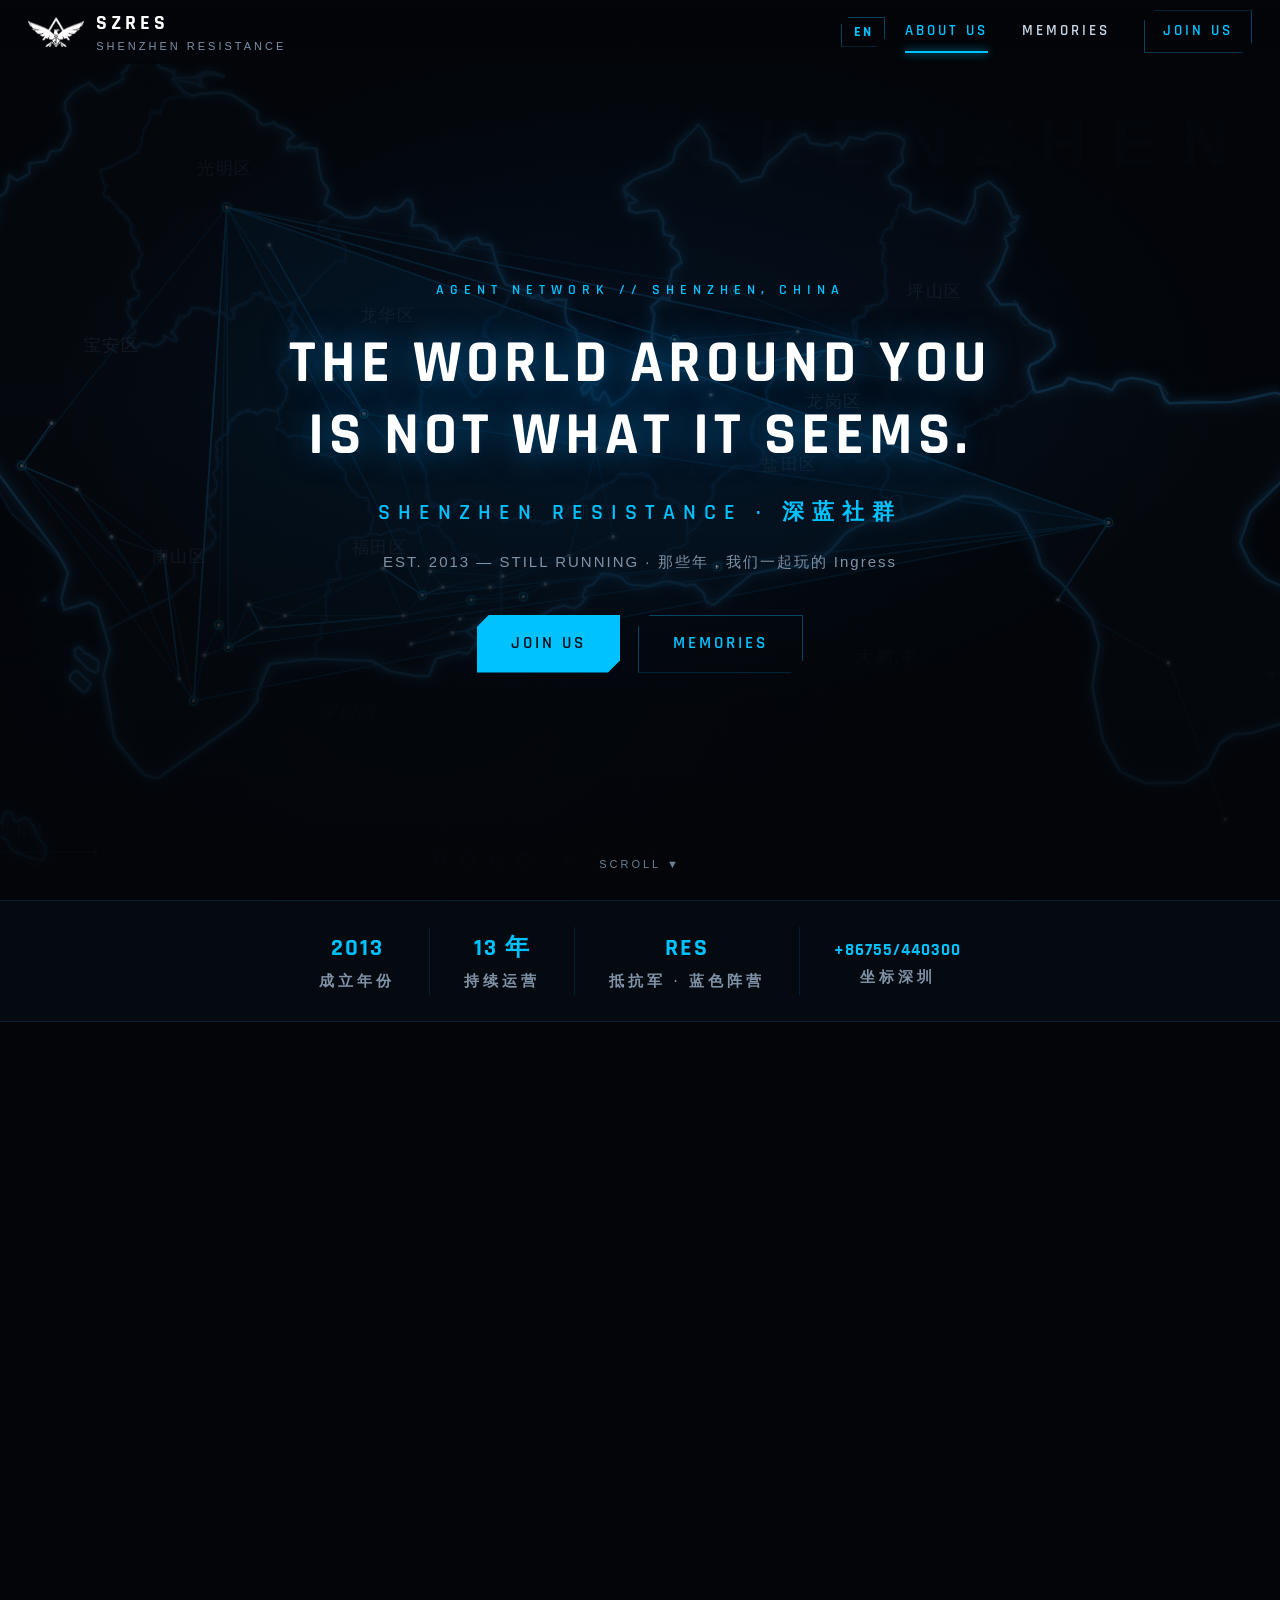
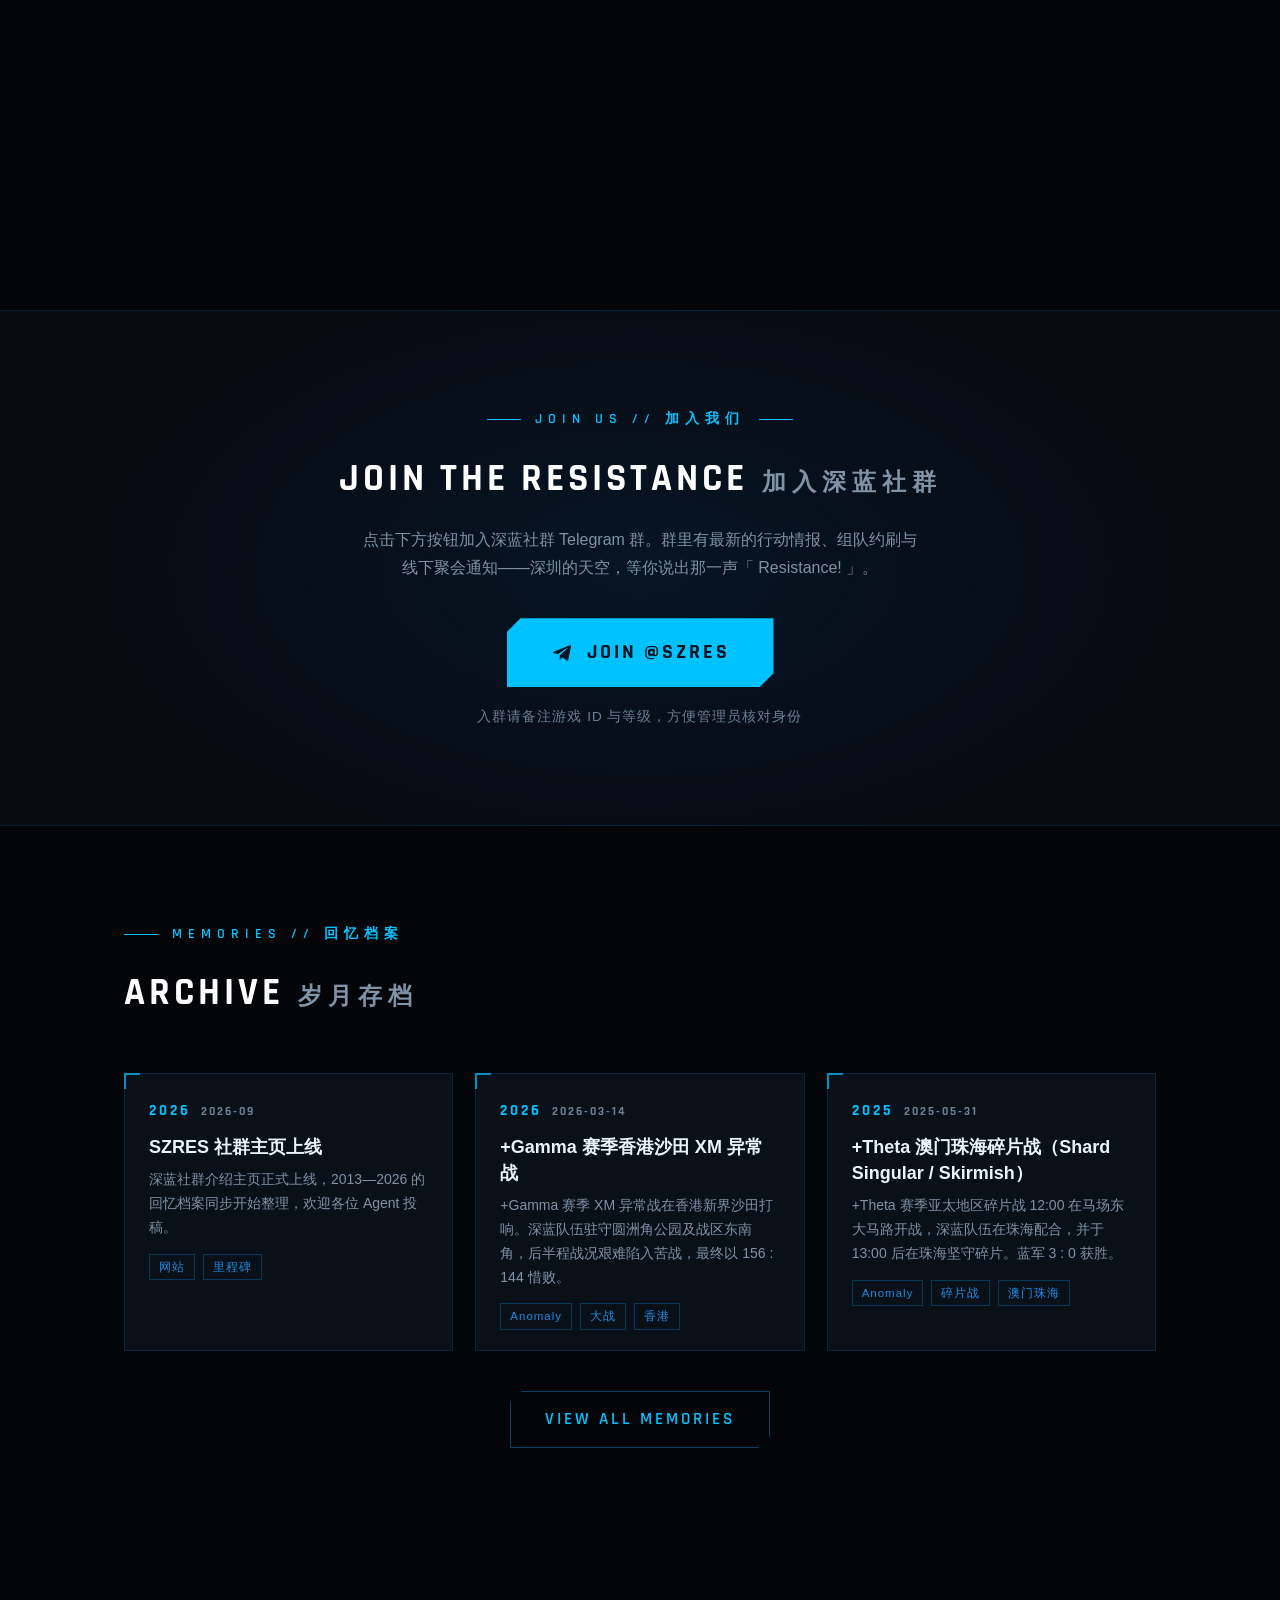
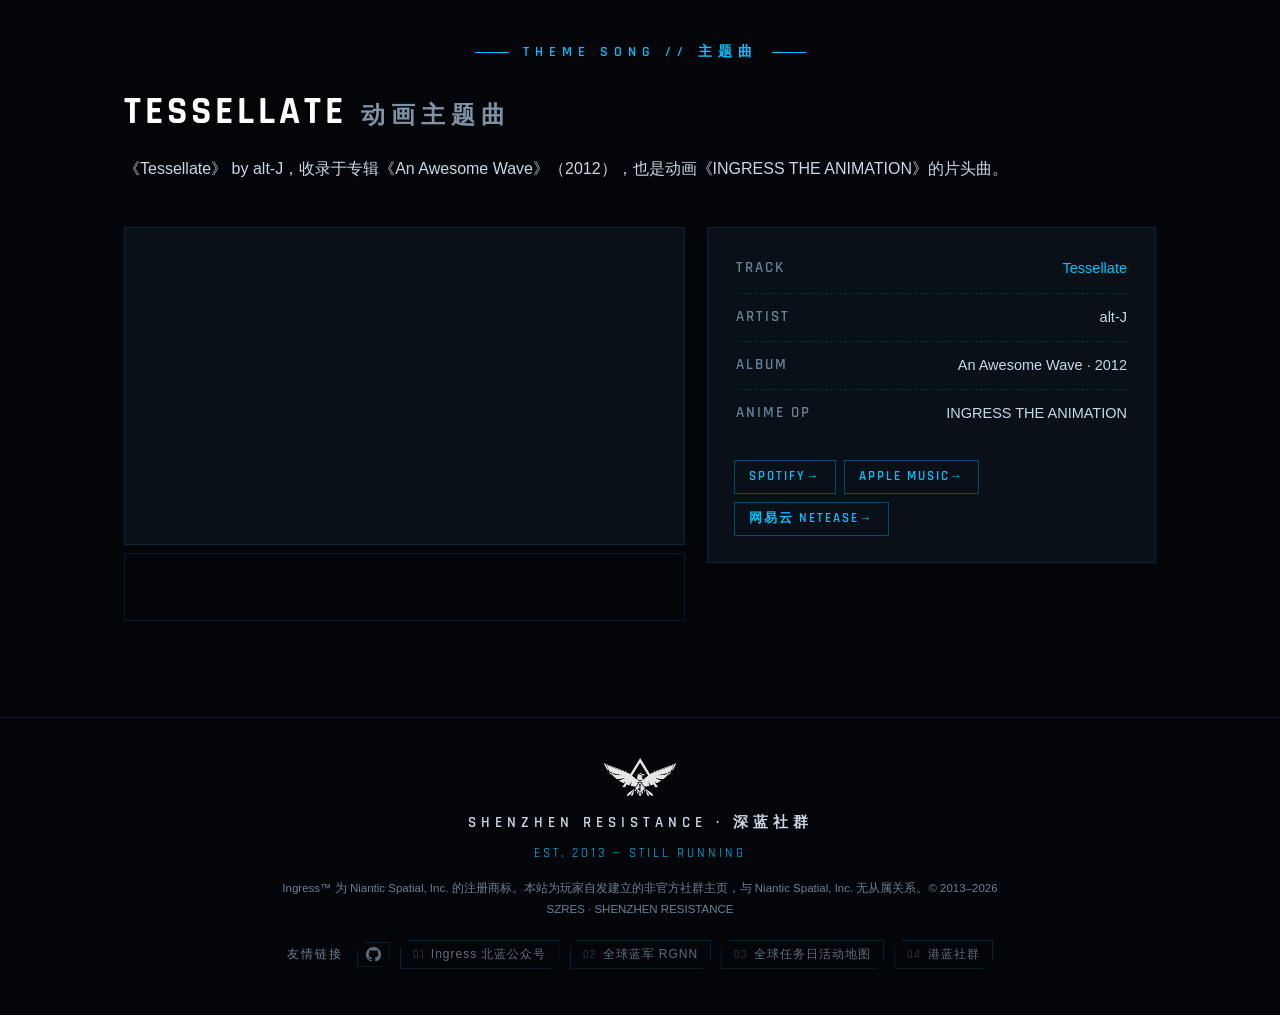
<file: index.html>
<!DOCTYPE html>
<html lang="zh-CN">
<head>
<meta charset="UTF-8">
<meta name="viewport" content="width=device-width, initial-scale=1.0">
<meta name="theme-color" content="#030509">
<title data-i18n="title_index">SZRES 深蓝社群 · 深圳蓝军 | Shenzhen Resistance — Ingress 深圳抵抗军社群</title>
<meta name="description" content="深蓝社群（SZRES，曾称深圳蓝军）是 Ingress 玩家在深圳的抵抗军（Resistance）社群，2013 年成立至今持续运营。组织线下 IFS 聚会、异常战（Anomaly）与任务活动，官网收录 2013–2026 社群大事记与回忆档案，加入我们请访问 Telegram @szres。">
<meta name="keywords" content="SZRES, 深蓝社群, 深蓝SZRES, 深圳蓝军, Shenzhen Resistance, Ingress, Ingress 深圳, 深圳抵抗军, Resistance 深圳, First Saturday, IFS">
<meta name="robots" content="index, follow">
<link rel="canonical" href="https://szres.github.io/">
<meta property="og:title" content="SZRES 深蓝社群 · 深圳蓝军 | Shenzhen Resistance">
<meta property="og:description" content="Ingress 玩家在深圳的抵抗军社群（曾称深圳蓝军），2013 年成立至今。2013–2026 大事记与回忆档案。">
<meta property="og:image" content="https://szres.github.io/assets/logo.jpg">
<meta property="og:url" content="https://szres.github.io/">
<meta property="og:site_name" content="SZRES 深蓝社群">
<meta property="og:locale" content="zh_CN">
<meta property="og:type" content="website">
<meta name="twitter:card" content="summary_large_image">
<script type="application/ld+json">
{
  "@context": "https://schema.org",
  "@type": "Organization",
  "name": "SZRES 深蓝社群",
  "alternateName": ["深圳蓝军", "深蓝SZRES", "深蓝社群", "Shenzhen Resistance"],
  "url": "https://szres.github.io/",
  "logo": "https://szres.github.io/assets/logo.jpg",
  "foundingDate": "2013",
  "description": "Ingress 玩家在深圳的抵抗军社群（曾称深圳蓝军），2013 年成立至今持续运营。",
  "sameAs": ["https://t.me/szres"]
}
</script>
<link rel="icon" type="image/png" href="assets/favicon.png">
<link rel="preconnect" href="https://fonts.googleapis.com">
<link rel="preconnect" href="https://fonts.gstatic.com" crossorigin>
<link href="https://fonts.googleapis.com/css2?family=Rajdhani:wght@500;600;700&display=swap" rel="stylesheet">
<script>document.documentElement.classList.add("js");</script>
<link rel="stylesheet" href="assets/style.css?v=7">
</head>
<body>

<a class="skip-link" href="#about">跳到正文 · Skip to content</a>

<header class="nav" id="nav">
  <a class="brand" href="index.html">
    <img src="assets/logo-mark.png" alt="SZRES">
    <span>
      <span class="b-name">SZRES</span>
      <span class="b-sub">SHENZHEN RESISTANCE</span>
    </span>
  </a>
  <div class="nav-right">
    <button class="lang-toggle" id="langToggle" aria-label="Switch language">EN</button>
    <button class="nav-burger" id="burger" aria-label="菜单" aria-expanded="false" aria-controls="navLinks">
      <span></span><span></span><span></span>
    </button>
    <nav class="nav-links" id="navLinks">
      <a href="index.html#about" class="active">ABOUT US</a>
      <a href="memories.html">MEMORIES</a>
      <a href="https://t.me/szres" target="_blank" rel="noopener" class="nav-cta">JOIN US</a>
    </nav>
  </div>
</header>

<section class="hero">
  <div class="hero-bg" aria-hidden="true">
    <img src="assets/shenzhen-map.svg" alt="">
  </div>
  <div class="hero-inner">
    <div class="hero-kicker">AGENT NETWORK // SHENZHEN, CHINA</div>
    <h1 class="hero-title">THE WORLD AROUND YOU<br>IS NOT WHAT IT SEEMS.</h1>
    <div class="hero-sub" data-i18n="hero_sub">SHENZHEN RESISTANCE · 深蓝社群</div>
    <p class="hero-tag" data-i18n="hero_tag">EST. 2013 — STILL RUNNING · 那些年，我们一起玩的 Ingress</p>
    <div class="hero-actions">
      <a class="btn btn-primary" href="https://t.me/szres" target="_blank" rel="noopener">JOIN US</a>
      <a class="btn btn-line" href="memories.html">MEMORIES</a>
    </div>
  </div>
  <div class="scroll-hint">SCROLL ▼</div>
</section>

<div class="strip">
  <div class="strip-inner">
    <div class="strip-item"><b>2013</b><span data-i18n="strip_founded">成立年份</span></div>
    <div class="strip-item"><b data-i18n="strip_years_b">13 年</b><span data-i18n="strip_years_l">持续运营</span></div>
    <div class="strip-item"><b>RES</b><span data-i18n="strip_res_l">抵抗军 · 蓝色阵营</span></div>
    <div class="strip-item"><b data-i18n="strip_sz_b">+86755/440300</b><span data-i18n="strip_sz_l">坐标深圳</span></div>
  </div>
</div>

<section class="section" id="about">
  <div class="wrap">
    <div class="reveal">
      <div class="overline" data-i18n="about_overline">ABOUT US // 关于我们</div>
      <h2 class="sec-title">WHO WE ARE<span class="zh" data-i18n="about_zh">我们是谁</span></h2>
    </div>
    <div class="about-grid">
      <div class="about-text reveal">
        <p class="lead" data-i18n="about_p1">深蓝社群（Shenzhen Resistance，SZRES，曾称深圳蓝军）是 <a href="https://ingress.com/en" target="_blank" rel="noopener">Ingress</a> 玩家在深圳的抵抗军社群，自 <em>2013 年</em>成立至今。</p>
        <p data-i18n="about_p2">Ingress 是一款以真实世界为棋盘的增强现实（AR）游戏，全球玩家分为两支阵营——争夺守护人类心灵的 <em>Resistance（抵抗军）</em>与拥抱异次元能量的 Enlightened（启示军）。在深圳，我们就是那支拿着蓝色手持终端，把地图覆盖成蓝色的队伍。</p>
        <p data-i18n="about_p3">从蛇口海上世界的巨轮到世界工厂的龙华富士康，从南山科兴科技园到人来人往的罗湖口岸，从深圳湾公园的海风到大鹏的浪涛，深圳 Agent 们的扫描器从未停下：日常的占领与社群联系从未中断，周末的 field ops、官方异常战（Anomaly）与 First Saturday 首月周六、以及大大小小的线下聚会总在发生。阵营会有胜负，战场会有得失，人员会有流动。天下没有不散的筵席，但这份从 2013 年延续下来的羁绊，至今还未中断。</p>
        <p data-i18n="about_p4">无论你是身经百战的老 Agent，还是刚刚下载扫描器的新人，深蓝社群都欢迎你的加入。</p>
      </div>
      <aside class="about-aside reveal">
        <img src="assets/logo-mark.png" alt="深蓝社群徽标">
        <div class="fact"><span class="k">FOUNDED</span><span class="v" data-i18n="fact_founded_v">2013 年</span></div>
        <div class="fact"><span class="k">FACTION</span><span class="v hl" data-i18n="fact_faction_v">RESISTANCE · 抵抗军</span></div>
        <div class="fact"><span class="k">CITY</span><span class="v" data-i18n="fact_city_v">中国 · 深圳</span></div>
        <div class="fact"><span class="k">S2 GRID</span><span class="v hl">AS12-NOVEMBER-01&amp;02</span></div>
        <div class="fact"><span class="k">STATUS</span><span class="v hl" data-i18n="fact_status_v">持续运营中</span></div>
        <div class="fact"><span class="k">CHANNEL</span><span class="v">Telegram @szres</span></div>
      </aside>
    </div>
  </div>
</section>

<section class="section join" id="join">
  <div class="wrap">
    <div class="reveal">
      <div class="overline center" data-i18n="join_overline">JOIN US // 加入我们</div>
      <h2 class="sec-title">JOIN THE RESISTANCE<span class="zh" data-i18n="join_zh">加入深蓝社群</span></h2>
      <p class="desc" data-i18n="join_desc">点击下方按钮加入深蓝社群 Telegram 群。群里有最新的行动情报、组队约刷与线下聚会通知——深圳的天空，等你说出那一声「 Resistance! 」。</p>
      <a class="tg-btn" href="https://t.me/szres" target="_blank" rel="noopener">
        <svg viewBox="0 0 24 24" aria-hidden="true"><path d="M21.9 4.6 18.8 19.3c-.2 1-.8 1.3-1.7.8l-4.6-3.4-2.2 2.1c-.2.2-.5.4-.9.4l.3-4.7 8.5-7.7c.4-.3-.1-.5-.6-.2L7.3 13.4l-4.5-1.4c-1-.3-1-1 .2-1.5L20.6 3.6c.8-.3 1.5.2 1.3 1z"/></svg>
        JOIN @SZRES
      </a>
      <p class="hint" data-i18n="join_hint">入群请备注游戏 ID 与等级，方便管理员核对身份</p>
    </div>
  </div>
</section>

<section class="section" id="mem-preview">
  <div class="wrap">
    <div class="reveal">
      <div class="overline" data-i18n="mem_overline">MEMORIES // 回忆档案</div>
      <h2 class="sec-title">ARCHIVE<span class="zh" data-i18n="archive_zh">岁月存档</span></h2>
    </div>
    <div class="mem-grid" id="mem-preview-grid"></div>
    <div class="mem-more reveal">
      <a class="btn btn-line" href="memories.html">VIEW ALL MEMORIES</a>
    </div>
  </div>
</section>

<section class="section" id="theme-song">
  <div class="wrap">
    <div class="reveal">
      <div class="overline center" data-i18n="song_overline">THEME SONG // 主题曲</div>
      <h2 class="sec-title">TESSELLATE<span class="zh" data-i18n="song_zh">动画主题曲</span></h2>
      <p class="desc" data-i18n="song_desc">《Tessellate》 by alt-J，收录于专辑《An Awesome Wave》（2012），也是动画《INGRESS THE ANIMATION》的片头曲。</p>
    </div>
    <div class="song-grid reveal">
      <div class="song-media">
        <div class="song-video">
          <iframe src="https://www.youtube-nocookie.com/embed/Qg6BwvDcANg" title="alt-J — Tessellate [OFFICIAL VIDEO]" loading="lazy" allow="accelerometer; autoplay; clipboard-write; encrypted-media; gyroscope; picture-in-picture; web-share" allowfullscreen></iframe>
        </div>
        <div class="song-embed">
          <iframe src="https://music.163.com/outchain/player?type=2&id=16435206&auto=0&height=66" title="网易云音乐播放器 · Tessellate - alt-J" loading="lazy" frameborder="no" marginwidth="0" marginheight="0"></iframe>
        </div>
      </div>
      <aside class="song-card">
        <div class="fact"><span class="k">TRACK</span><span class="v hl">Tessellate</span></div>
        <div class="fact"><span class="k">ARTIST</span><span class="v">alt-J</span></div>
        <div class="fact"><span class="k">ALBUM</span><span class="v">An Awesome Wave · 2012</span></div>
        <div class="fact"><span class="k">ANIME OP</span><span class="v">INGRESS THE ANIMATION</span></div>
        <div class="song-links">
          <a class="mem-btn" href="https://open.spotify.com/track/1o22EcqsCANhwYdaNOSdwS" target="_blank" rel="noopener">SPOTIFY</a>
          <a class="mem-btn" href="https://music.apple.com/us/album/tessellate/558262493?i=558262501" target="_blank" rel="noopener">APPLE MUSIC</a>
          <a class="mem-btn" href="https://music.163.com/song?id=16435206" target="_blank" rel="noopener">网易云 NETEASE</a>
        </div>
      </aside>
    </div>
  </div>
</section>

<footer>
  <img src="assets/logo-mark.png" alt="">
  <div class="f-name" data-i18n="footer_name">SHENZHEN RESISTANCE · 深蓝社群</div>
  <div class="f-est">EST. 2013 — STILL RUNNING</div>
  <p class="f-note" data-i18n="footer_note">Ingress™ 为 Niantic Spatial, Inc. 的注册商标。本站为玩家自发建立的非官方社群主页，与 Niantic Spatial, Inc. 无从属关系。© 2013–2026 SZRES · SHENZHEN RESISTANCE</p>
  <div class="friend-links">
    <span class="fl-label" data-i18n="fl_label">友情链接</span>
    <a class="fl-gh" href="https://github.com/szres" target="_blank" rel="noopener" aria-label="GitHub"><svg viewBox="0 0 16 16" aria-hidden="true"><path d="M8 0C3.58 0 0 3.58 0 8c0 3.54 2.29 6.53 5.47 7.59.4.07.55-.17.55-.38 0-.19-.01-.82-.01-1.49-2.01.37-2.53-.49-2.69-.94-.09-.23-.48-.94-.82-1.13-.28-.15-.68-.52-.01-.53.63-.01 1.08.58 1.23.82.72 1.21 1.87.87 2.33.66.07-.52.28-.87.51-1.07-1.78-.2-3.64-.89-3.64-3.95 0-.87.31-1.59.82-2.15-.08-.2-.36-1.02.08-2.12 0 0 .67-.21 2.2.82.64-.18 1.32-.27 2-.27.68 0 1.36.09 2 .27 1.53-1.04 2.2-.82 2.2-.82.44 1.1.16 1.92.08 2.12.51.56.82 1.27.82 2.15 0 3.07-1.87 3.75-3.65 3.95.29.25.54.73.54 1.48 0 1.07-.01 1.93-.01 2.2 0 .21.15.46.55.38A8.01 8.01 0 0 0 16 8c0-4.42-3.58-8-8-8z"/></svg></a>
    <a href="https://bjres.net/" target="_blank" rel="noopener" data-i18n="fl_bjres">Ingress 北蓝公众号</a>
    <a href="https://www.willbe.blue/" target="_blank" rel="noopener" data-i18n="fl_rgnn">全球蓝军 RGNN</a>
    <a href="https://md-atlas.reiinoki.dpdns.org/" target="_blank" rel="noopener" data-i18n="fl_md_atlas">全球任务日活动地图</a>
    <a href="https://hkresistance.com/" target="_blank" rel="noopener" data-i18n="fl_hk">港蓝社群</a>
  </div>
</footer>

<script src="assets/i18n.js?v=7"></script>
<script src="assets/memories-data.js?v=7"></script>
<script src="assets/main.js?v=7"></script>
</body>
</html>
</file>
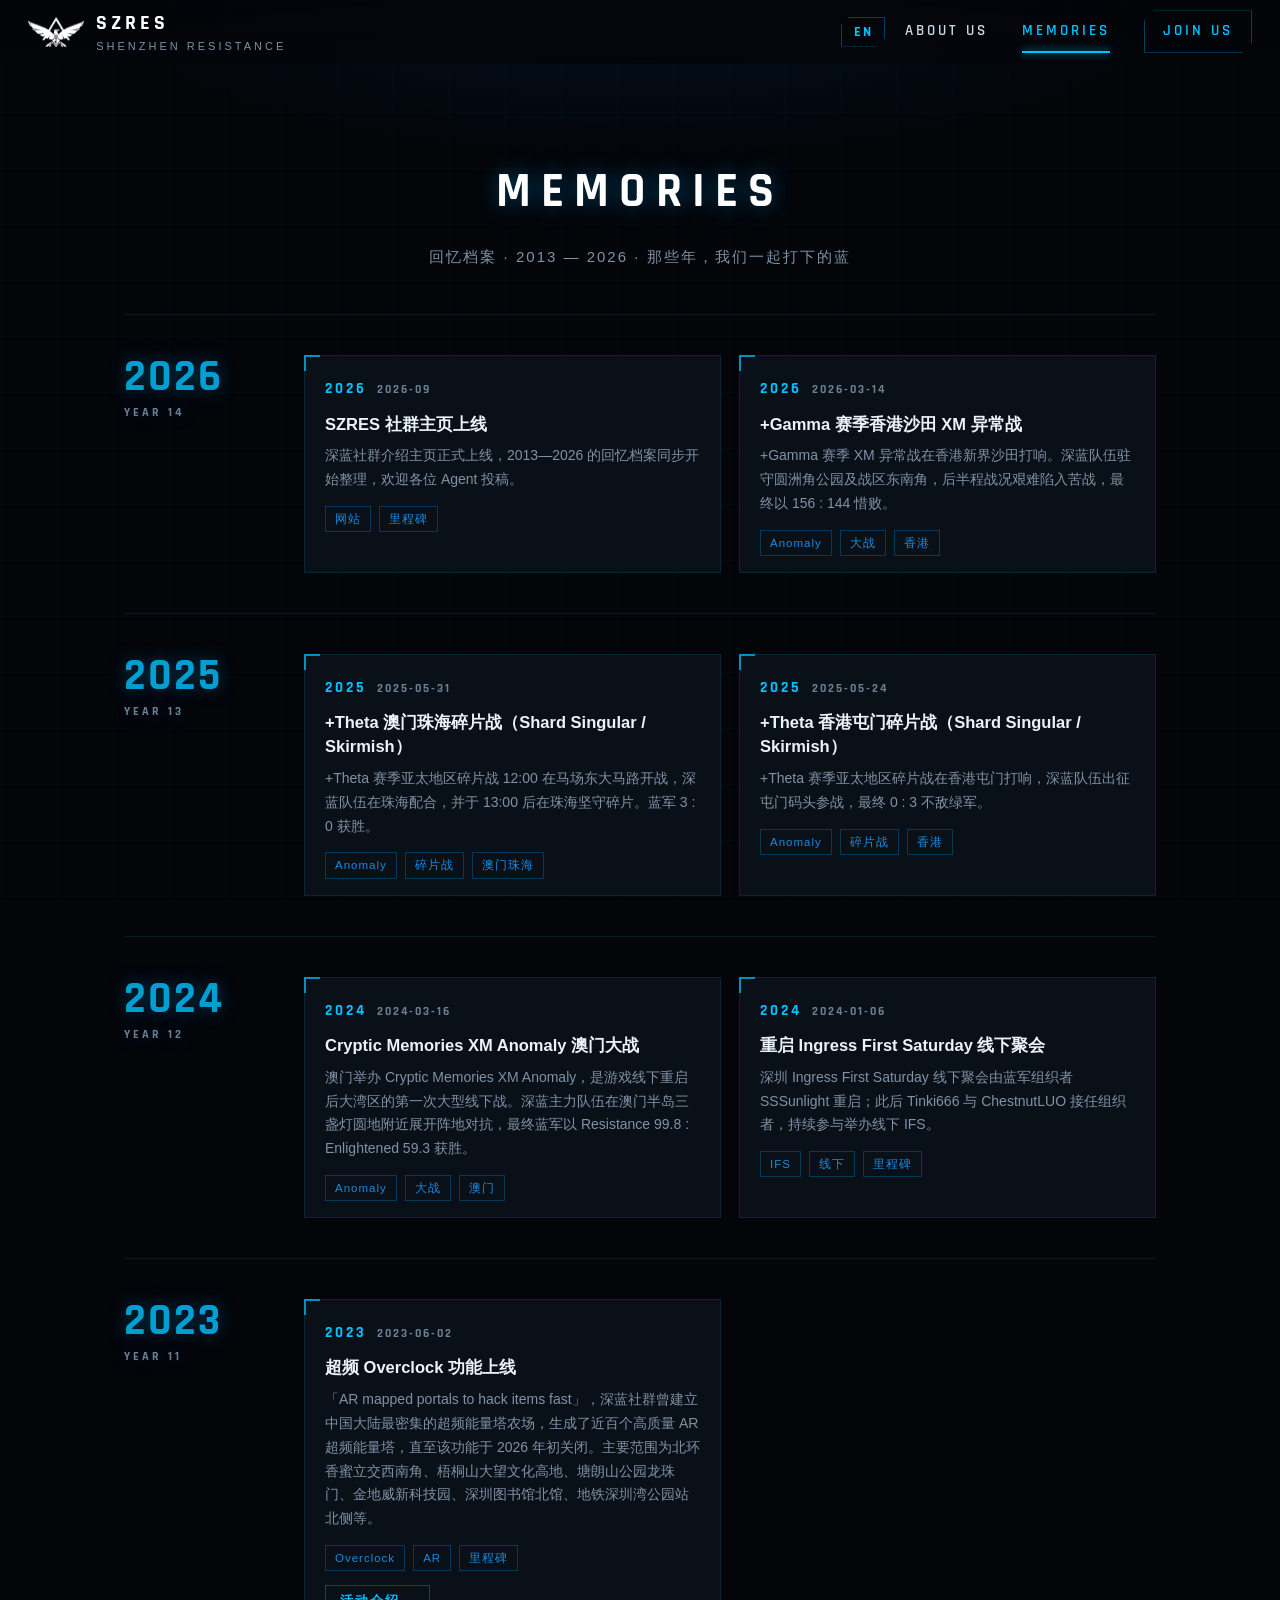
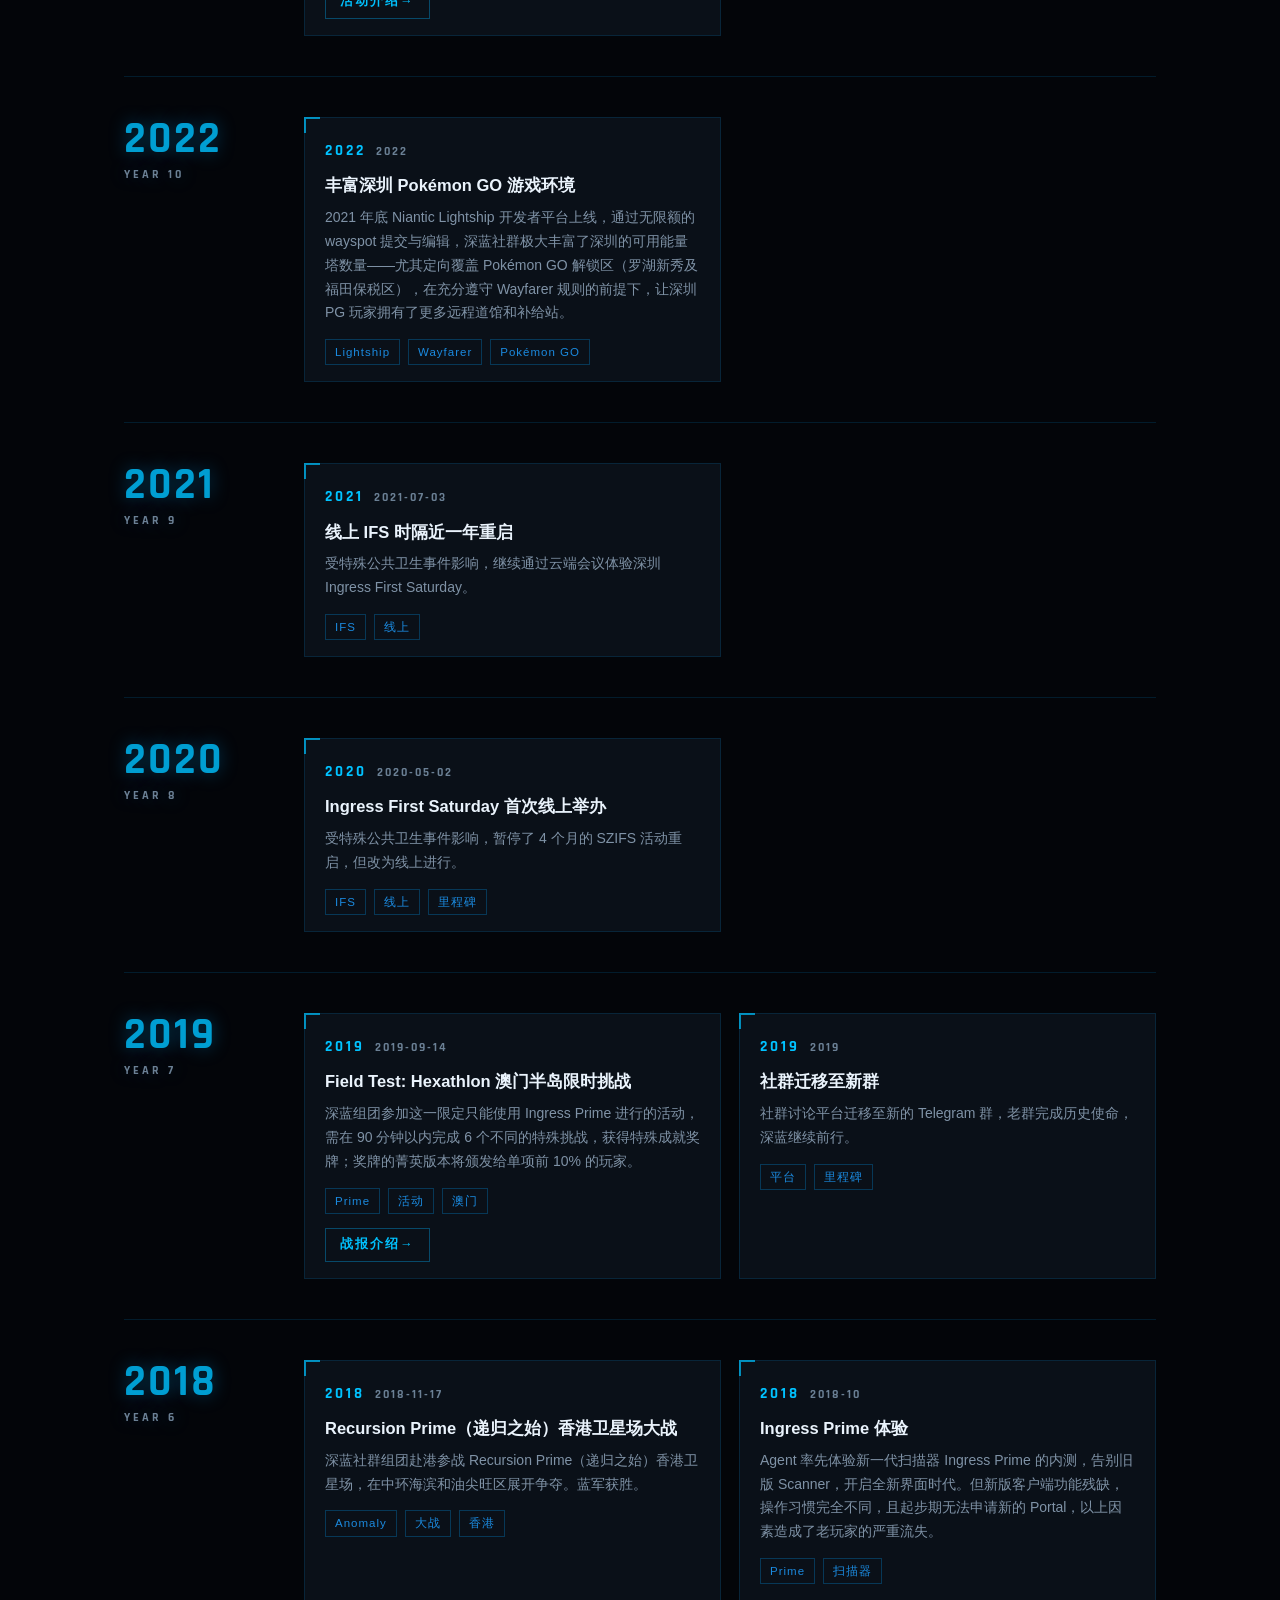
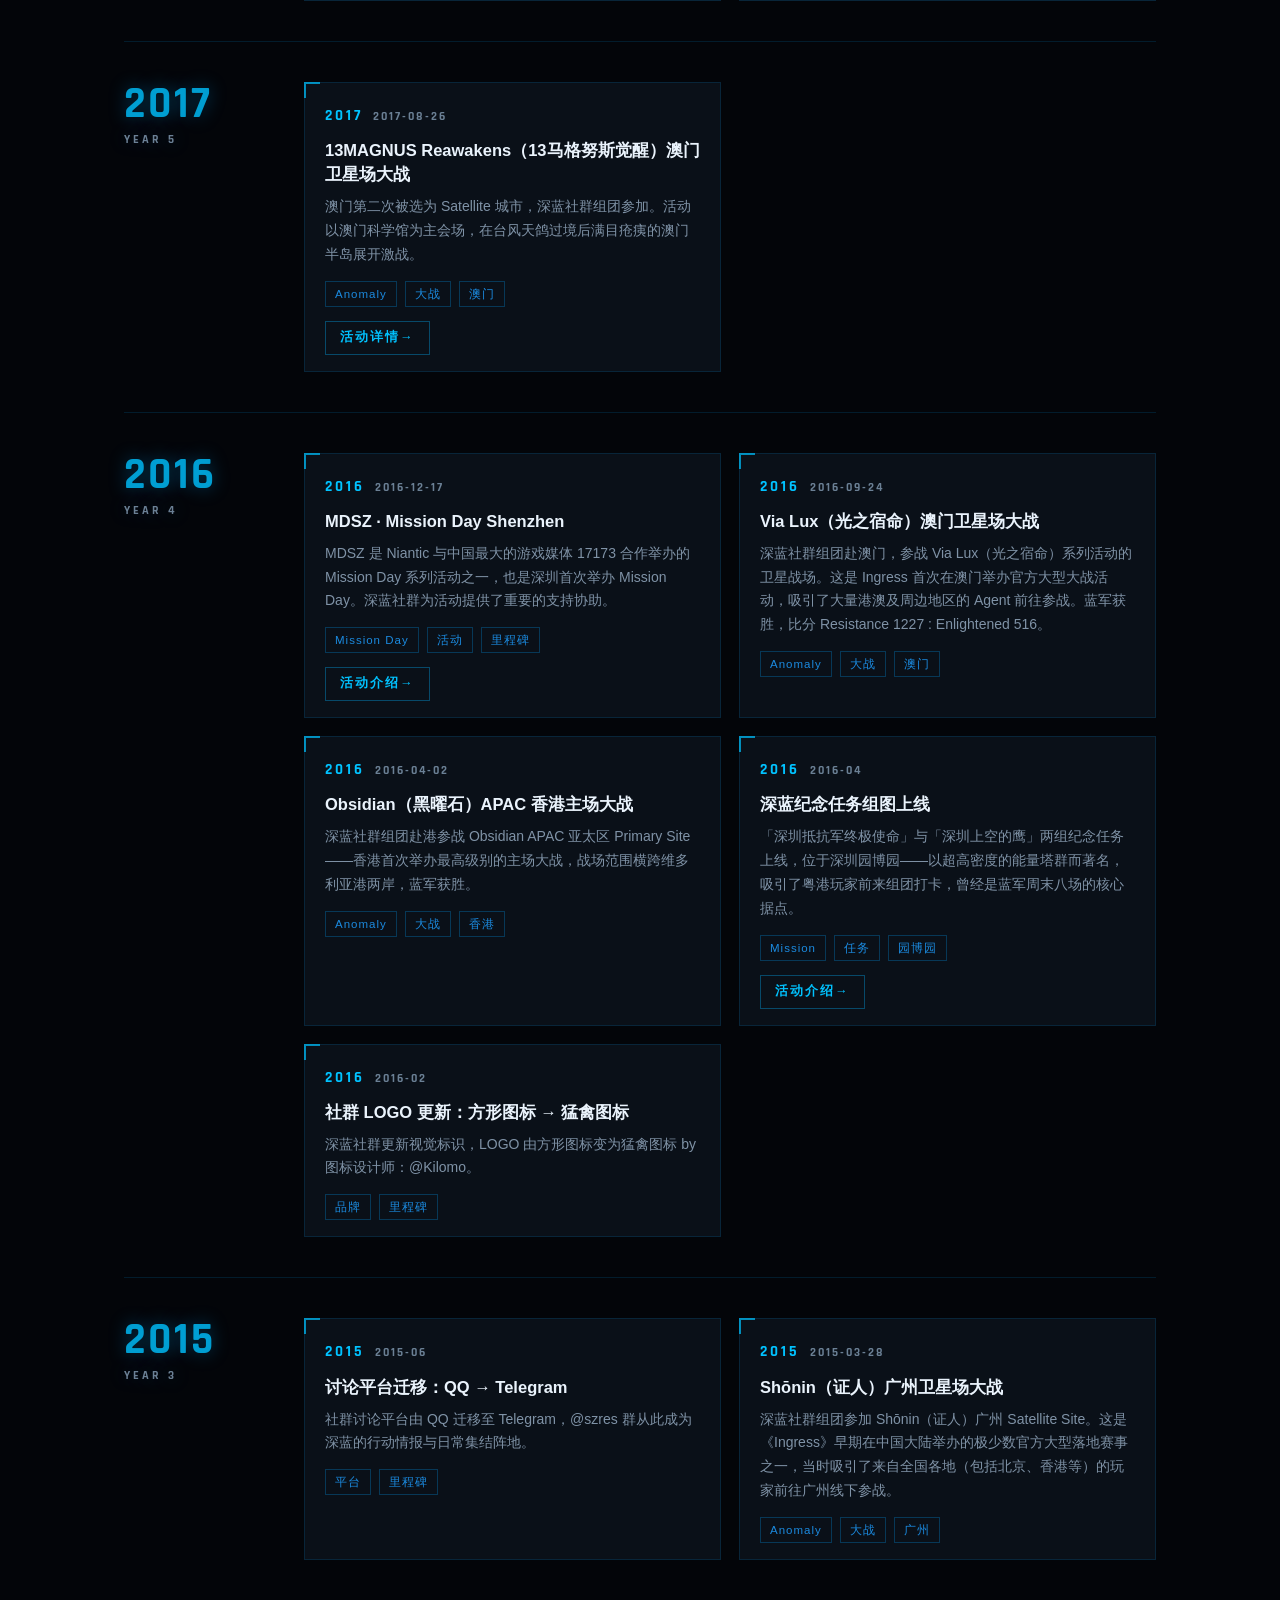
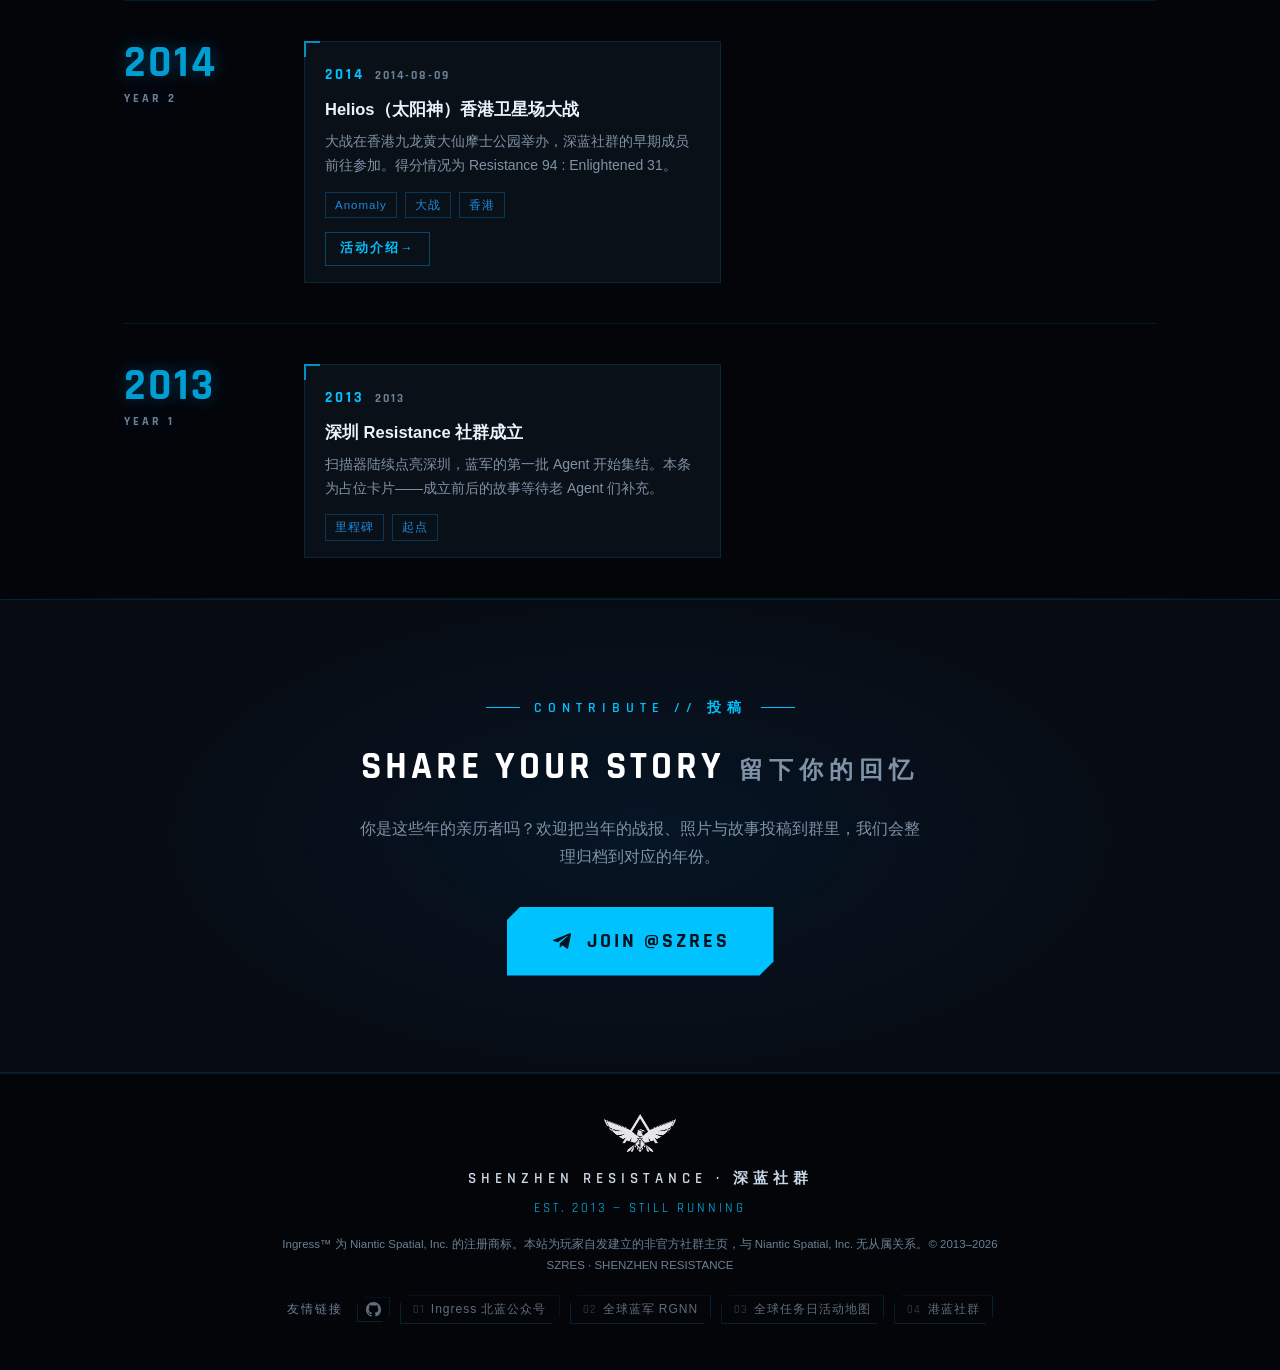
<file: memories.html>
<!DOCTYPE html>
<html lang="zh-CN">
<head>
<meta charset="UTF-8">
<meta name="viewport" content="width=device-width, initial-scale=1.0">
<meta name="theme-color" content="#030509">
<title data-i18n="title_memories">MEMORIES · 回忆档案 2013–2026 | SZRES 深蓝社群 · 深圳蓝军</title>
<meta name="description" content="深蓝社群（SZRES，曾称深圳蓝军）2013–2026 年 Ingress 社群大事记与回忆档案：异常战、Mission Day、First Saturday、线下聚会全记录。">
<meta name="keywords" content="SZRES, 深蓝社群, 深蓝SZRES, 深圳蓝军, Ingress 大事记, 深圳抵抗军, 回忆档案, Helios, Obsidian, Via Lux, MDSZ, Mission Day Shenzhen">
<meta name="robots" content="index, follow">
<link rel="canonical" href="https://szres.github.io/memories.html">
<meta property="og:title" content="MEMORIES · 回忆档案 2013–2026 SZRES 深蓝社群">
<meta property="og:description" content="深蓝社群（曾称深圳蓝军）2013–2026 年 Ingress 社群大事记与回忆档案。">
<meta property="og:image" content="https://szres.github.io/assets/logo.jpg">
<meta property="og:url" content="https://szres.github.io/memories.html">
<meta property="og:type" content="website">
<link rel="icon" type="image/png" href="assets/favicon.png">
<link rel="preconnect" href="https://fonts.googleapis.com">
<link rel="preconnect" href="https://fonts.gstatic.com" crossorigin>
<link href="https://fonts.googleapis.com/css2?family=Rajdhani:wght@500;600;700&display=swap" rel="stylesheet">
<script>document.documentElement.classList.add("js");</script>
<link rel="stylesheet" href="assets/style.css?v=7">
</head>
<body>

<a class="skip-link" href="#mem-archive">跳到正文 · Skip to content</a>

<header class="nav" id="nav">
  <a class="brand" href="index.html">
    <img src="assets/logo-mark.png" alt="SZRES">
    <span>
      <span class="b-name">SZRES</span>
      <span class="b-sub">SHENZHEN RESISTANCE</span>
    </span>
  </a>
  <div class="nav-right">
    <button class="lang-toggle" id="langToggle" aria-label="Switch language">EN</button>
    <button class="nav-burger" id="burger" aria-label="菜单" aria-expanded="false" aria-controls="navLinks">
      <span></span><span></span><span></span>
    </button>
    <nav class="nav-links" id="navLinks">
      <a href="index.html#about">ABOUT US</a>
      <a href="memories.html" class="active">MEMORIES</a>
      <a href="https://t.me/szres" target="_blank" rel="noopener" class="nav-cta">JOIN US</a>
    </nav>
  </div>
</header>

<div class="page-head">
  <h1>MEMORIES</h1>
  <p class="p-sub" data-i18n="mem_sub">回忆档案 · 2013 — 2026 · 那些年，我们一起打下的蓝</p>
</div>

<main class="wrap" id="mem-archive">
  <!-- 年份分组卡片由 assets/main.js?v=7 依据 memories-data.js 自动渲染 -->
</main>

<div class="section-line"></div>

<section class="section join">
  <div class="wrap reveal">
    <div class="overline center" data-i18n="contrib_overline">CONTRIBUTE // 投稿</div>
    <h2 class="sec-title">SHARE YOUR STORY<span class="zh" data-i18n="contrib_zh">留下你的回忆</span></h2>
    <p class="desc" data-i18n="contrib_desc">你是这些年的亲历者吗？欢迎把当年的战报、照片与故事投稿到群里，我们会整理归档到对应的年份。</p>
    <a class="tg-btn" href="https://t.me/szres" target="_blank" rel="noopener">
      <svg viewBox="0 0 24 24" aria-hidden="true"><path d="M21.9 4.6 18.8 19.3c-.2 1-.8 1.3-1.7.8l-4.6-3.4-2.2 2.1c-.2.2-.5.4-.9.4l.3-4.7 8.5-7.7c.4-.3-.1-.5-.6-.2L7.3 13.4l-4.5-1.4c-1-.3-1-1 .2-1.5L20.6 3.6c.8-.3 1.5.2 1.3 1z"/></svg>
      JOIN @SZRES
    </a>
  </div>
</section>

<footer>
  <img src="assets/logo-mark.png" alt="">
  <div class="f-name" data-i18n="footer_name">SHENZHEN RESISTANCE · 深蓝社群</div>
  <div class="f-est">EST. 2013 — STILL RUNNING</div>
  <p class="f-note" data-i18n="footer_note">Ingress™ 为 Niantic Spatial, Inc. 的注册商标。本站为玩家自发建立的非官方社群主页，与 Niantic Spatial, Inc. 无从属关系。© 2013–2026 SZRES · SHENZHEN RESISTANCE</p>
  <div class="friend-links">
    <span class="fl-label" data-i18n="fl_label">友情链接</span>
    <a class="fl-gh" href="https://github.com/szres" target="_blank" rel="noopener" aria-label="GitHub"><svg viewBox="0 0 16 16" aria-hidden="true"><path d="M8 0C3.58 0 0 3.58 0 8c0 3.54 2.29 6.53 5.47 7.59.4.07.55-.17.55-.38 0-.19-.01-.82-.01-1.49-2.01.37-2.53-.49-2.69-.94-.09-.23-.48-.94-.82-1.13-.28-.15-.68-.52-.01-.53.63-.01 1.08.58 1.23.82.72 1.21 1.87.87 2.33.66.07-.52.28-.87.51-1.07-1.78-.2-3.64-.89-3.64-3.95 0-.87.31-1.59.82-2.15-.08-.2-.36-1.02.08-2.12 0 0 .67-.21 2.2.82.64-.18 1.32-.27 2-.27.68 0 1.36.09 2 .27 1.53-1.04 2.2-.82 2.2-.82.44 1.1.16 1.92.08 2.12.51.56.82 1.27.82 2.15 0 3.07-1.87 3.75-3.65 3.95.29.25.54.73.54 1.48 0 1.07-.01 1.93-.01 2.2 0 .21.15.46.55.38A8.01 8.01 0 0 0 16 8c0-4.42-3.58-8-8-8z"/></svg></a>
    <a href="https://bjres.net/" target="_blank" rel="noopener" data-i18n="fl_bjres">Ingress 北蓝公众号</a>
    <a href="https://www.willbe.blue/" target="_blank" rel="noopener" data-i18n="fl_rgnn">全球蓝军 RGNN</a>
    <a href="https://md-atlas.reiinoki.dpdns.org/" target="_blank" rel="noopener" data-i18n="fl_md_atlas">全球任务日活动地图</a>
    <a href="https://hkresistance.com/" target="_blank" rel="noopener" data-i18n="fl_hk">港蓝社群</a>
  </div>
</footer>

<script src="assets/i18n.js?v=7"></script>
<script src="assets/memories-data.js?v=7"></script>
<script src="assets/main.js?v=7"></script>
</body>
</html>
</file>
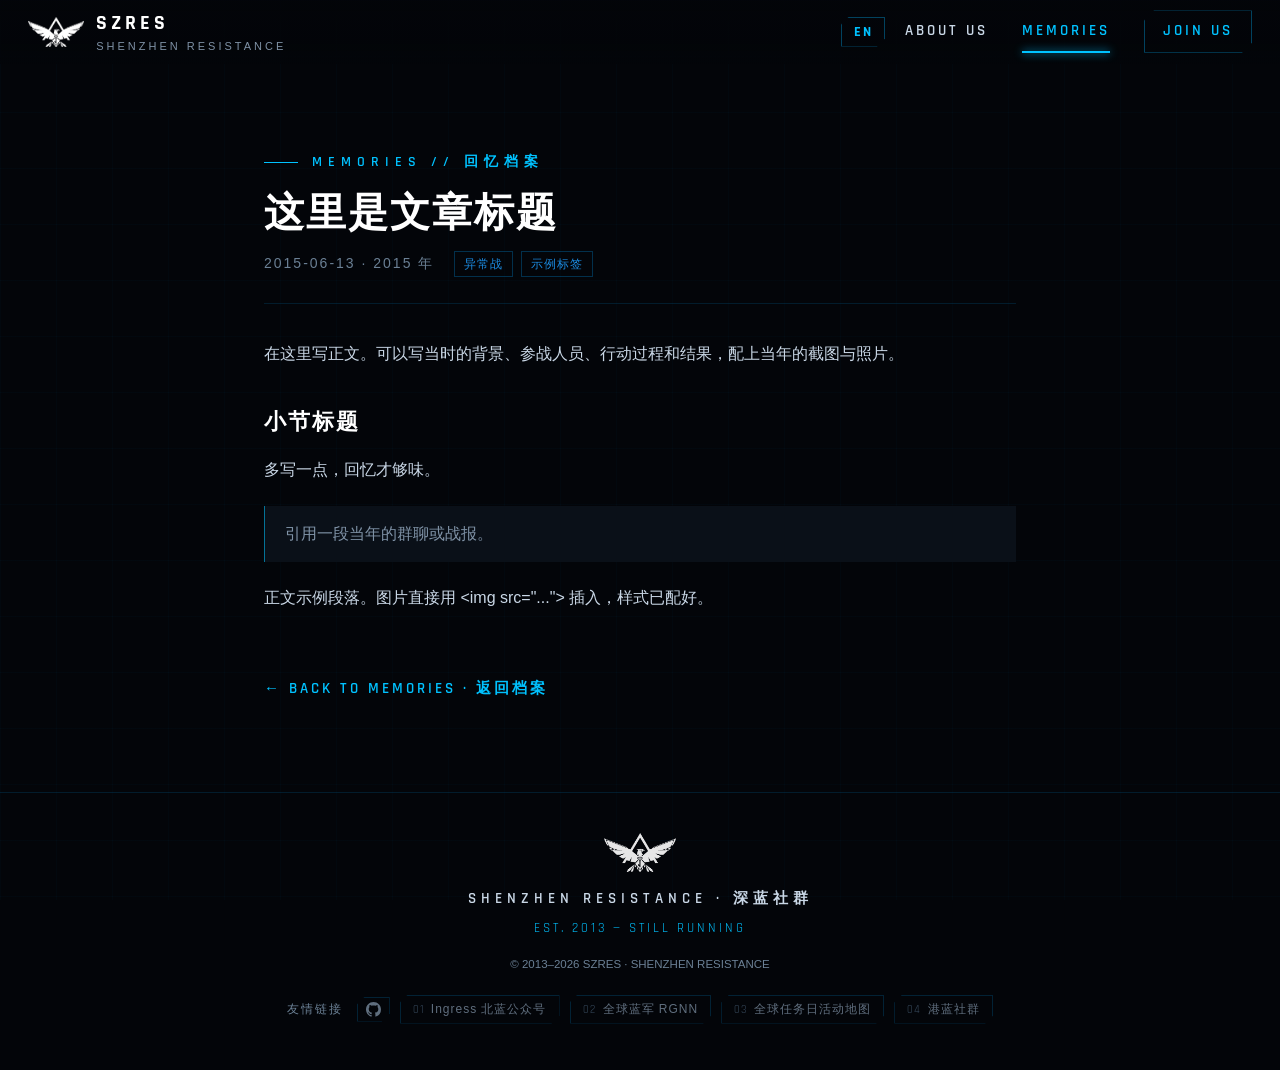
<file: posts/_template.html>
<!DOCTYPE html>
<!--
  ============================================================
  回忆文章模板 · 使用方法
  ------------------------------------------------------------
  1. 把本文件复制一份，改名为如 posts/2015-anomaly.html
  2. 修改 <title>、下面的标题/日期/标签和正文
  3. 在 assets/memories-data.js?v=7 里对应条目的 link 字段
     填上 "posts/2015-anomaly.html"，卡片即可点击跳转
  ============================================================
-->
<html lang="zh-CN">
<head>
<meta charset="UTF-8">
<meta name="viewport" content="width=device-width, initial-scale=1.0">
<meta name="theme-color" content="#030509">
<title>文章标题 | SZRES 深蓝社群 · 深圳蓝军</title>
<meta name="description" content="深圳蓝军 / 深蓝社群（SZRES）回忆档案文章。发布前请改写本描述，包含文章核心关键词。">
<link rel="canonical" href="https://szres.github.io/posts/将这里改为最终文件名.html">
<link rel="icon" type="image/png" href="../assets/favicon.png">
<link rel="preconnect" href="https://fonts.googleapis.com">
<link rel="preconnect" href="https://fonts.gstatic.com" crossorigin>
<link href="https://fonts.googleapis.com/css2?family=Rajdhani:wght@500;600;700&display=swap" rel="stylesheet">
<script>document.documentElement.classList.add("js");</script>
<link rel="stylesheet" href="../assets/style.css?v=7">
</head>
<body>

<a class="skip-link" href="#main">跳到正文 · Skip to content</a>

<header class="nav" id="nav">
  <a class="brand" href="../index.html">
    <img src="../assets/logo-mark.png" alt="SZRES">
    <span>
      <span class="b-name">SZRES</span>
      <span class="b-sub">SHENZHEN RESISTANCE</span>
    </span>
  </a>
  <div class="nav-right">
    <button class="lang-toggle" id="langToggle" aria-label="Switch language">EN</button>
    <button class="nav-burger" id="burger" aria-label="菜单" aria-expanded="false" aria-controls="navLinks">
      <span></span><span></span><span></span>
    </button>
    <nav class="nav-links" id="navLinks">
      <a href="../index.html#about">ABOUT US</a>
      <a href="../memories.html" class="active">MEMORIES</a>
      <a href="https://t.me/szres" target="_blank" rel="noopener" class="nav-cta">JOIN US</a>
    </nav>
  </div>
</header>

<article class="article">
  <header class="article-head">
    <div class="overline">MEMORIES // 回忆档案</div>
    <h1>这里是文章标题</h1>
    <div class="article-meta">
      <span>2015-06-13 · 2015 年</span>
      <span class="mem-tags"><span>异常战</span><span>示例标签</span></span>
    </div>
  </header>

  <div class="article-body">
    <p>在这里写正文。可以写当时的背景、参战人员、行动过程和结果，配上当年的截图与照片。</p>
    <h2>小节标题</h2>
    <p>多写一点，回忆才够味。</p>
    <blockquote>引用一段当年的群聊或战报。</blockquote>
    <p>正文示例段落。图片直接用 &lt;img src="..."&gt; 插入，样式已配好。</p>
  </div>

  <a class="back-link" href="../memories.html">← BACK TO MEMORIES · 返回档案</a>
</article>

<footer>
  <img src="../assets/logo-mark.png" alt="">
  <div class="f-name">SHENZHEN RESISTANCE · 深蓝社群</div>
  <div class="f-est">EST. 2013 — STILL RUNNING</div>
  <p class="f-note">© 2013–2026 SZRES · SHENZHEN RESISTANCE</p>
  <div class="friend-links">
    <span class="fl-label" data-i18n="fl_label">友情链接</span>
    <a class="fl-gh" href="https://github.com/szres" target="_blank" rel="noopener" aria-label="GitHub"><svg viewBox="0 0 16 16" aria-hidden="true"><path d="M8 0C3.58 0 0 3.58 0 8c0 3.54 2.29 6.53 5.47 7.59.4.07.55-.17.55-.38 0-.19-.01-.82-.01-1.49-2.01.37-2.53-.49-2.69-.94-.09-.23-.48-.94-.82-1.13-.28-.15-.68-.52-.01-.53.63-.01 1.08.58 1.23.82.72 1.21 1.87.87 2.33.66.07-.52.28-.87.51-1.07-1.78-.2-3.64-.89-3.64-3.95 0-.87.31-1.59.82-2.15-.08-.2-.36-1.02.08-2.12 0 0 .67-.21 2.2.82.64-.18 1.32-.27 2-.27.68 0 1.36.09 2 .27 1.53-1.04 2.2-.82 2.2-.82.44 1.1.16 1.92.08 2.12.51.56.82 1.27.82 2.15 0 3.07-1.87 3.75-3.65 3.95.29.25.54.73.54 1.48 0 1.07-.01 1.93-.01 2.2 0 .21.15.46.55.38A8.01 8.01 0 0 0 16 8c0-4.42-3.58-8-8-8z"/></svg></a>
    <a href="https://bjres.net/" target="_blank" rel="noopener" data-i18n="fl_bjres">Ingress 北蓝公众号</a>
    <a href="https://www.willbe.blue/" target="_blank" rel="noopener" data-i18n="fl_rgnn">全球蓝军 RGNN</a>
    <a href="https://md-atlas.reiinoki.dpdns.org/" target="_blank" rel="noopener" data-i18n="fl_md_atlas">全球任务日活动地图</a>
    <a href="https://hkresistance.com/" target="_blank" rel="noopener" data-i18n="fl_hk">港蓝社群</a>
  </div>
</footer>

<script src="../assets/i18n.js?v=7"></script>
<script src="../assets/main.js?v=7"></script>
</body>
</html>
</file>
<file: assets/style.css>
/* ============================================================
   SZRES · Shenzhen Resistance — Ingress-inspired dark theme
   ============================================================ */
:root {
  --bg: #030509;
  --bg-soft: #070b12;
  --panel: #0a1018;
  --panel-2: #0d1520;
  --line: rgba(0, 150, 230, 0.16);
  --line-strong: rgba(0, 180, 255, 0.35);
  --text: #c9d7e6;
  --dim: #7f92a6;
  --faint: #6b8095;
  --accent: #00c2ff;
  --accent-2: #1b8adf;
  --accent-dim: rgba(0, 194, 255, 0.12);
  --font-display: "Rajdhani", "Segoe UI", "Microsoft YaHei", "PingFang SC", sans-serif;
  --font-body: "Segoe UI", "Microsoft YaHei", "PingFang SC", "Helvetica Neue", sans-serif;
  --ease-out: cubic-bezier(0.16, 1, 0.3, 1);
  --dur-fast: 150ms;
  --dur-med: 250ms;
}

* { margin: 0; padding: 0; box-sizing: border-box; }

html { scroll-behavior: smooth; scrollbar-color: rgba(0, 150, 230, 0.35) #05080e; scrollbar-width: thin; }
::-webkit-scrollbar { width: 10px; height: 10px; }
::-webkit-scrollbar-track { background: #05080e; }
::-webkit-scrollbar-thumb { background: rgba(0, 150, 230, 0.3); border: 2px solid #05080e; border-radius: 5px; }
::-webkit-scrollbar-thumb:hover { background: rgba(0, 150, 230, 0.5); }

body {
  background: var(--bg);
  color: var(--text);
  font-family: var(--font-body);
  font-size: 16px;
  line-height: 1.75;
  -webkit-font-smoothing: antialiased;
  overflow-x: hidden;
}

/* faint global grid texture */
body::before {
  content: "";
  position: fixed;
  inset: 0;
  background-image:
    linear-gradient(rgba(0, 150, 230, 0.028) 1px, transparent 1px),
    linear-gradient(90deg, rgba(0, 150, 230, 0.028) 1px, transparent 1px);
  background-size: 56px 56px;
  pointer-events: none;
  z-index: 0;
}

::selection { background: rgba(0, 194, 255, 0.35); color: #fff; }

a { color: var(--accent); text-decoration: none; }
img { max-width: 100%; display: block; }

.wrap { max-width: 1080px; margin: 0 auto; padding: 0 24px; position: relative; z-index: 1; }

/* ---------------- top navigation ---------------- */
.nav {
  position: fixed;
  top: 0; left: 0; right: 0;
  z-index: 100;
  display: flex;
  align-items: center;
  justify-content: space-between;
  padding: 0 28px;
  height: 64px;
  background: linear-gradient(to bottom, rgba(3, 5, 9, 0.92), rgba(3, 5, 9, 0.75));
  border-bottom: 1px solid transparent;
  transition: background 0.3s, border-color 0.3s;
}
.nav.scrolled {
  height: 56px;
  background: rgba(4, 7, 12, 0.96);
  border-bottom-color: var(--line);
  backdrop-filter: blur(8px);
}
.brand {
  display: flex;
  align-items: center;
  gap: 12px;
  color: #fff;
}
.brand img { height: 30px; width: auto; }
.brand .b-name {
  font-family: var(--font-display);
  font-weight: 700;
  font-size: 20px;
  letter-spacing: 4px;
}
.brand .b-sub {
  font-size: 11px;
  letter-spacing: 3px;
  color: var(--dim);
  display: block;
  margin-top: -4px;
}
.nav-links { display: flex; align-items: center; gap: 34px; }
.nav-links a {
  font-family: var(--font-display);
  font-weight: 600;
  font-size: 15px;
  letter-spacing: 3px;
  color: var(--text);
  position: relative;
  padding: 6px 0;
  transition: color 0.2s;
}
.nav-links a:hover { color: var(--accent); }
.nav-links a.active { color: var(--accent); }
.nav-links a.active::after {
  content: "";
  position: absolute;
  left: 0; right: 0; bottom: -2px;
  height: 2px;
  background: var(--accent);
  box-shadow: 0 0 8px var(--accent);
}
.nav-links a.nav-cta {
  border: 1px solid var(--line-strong);
  padding: 7px 18px;
  color: var(--accent);
  clip-path: polygon(10px 0, 100% 0, 100% calc(100% - 10px), calc(100% - 10px) 100%, 0 100%, 0 10px);
  transition: background 0.2s, color 0.2s;
}
.nav-links a.nav-cta:hover { background: var(--accent-dim); color: #fff; }

.nav-right { display: flex; align-items: center; gap: 20px; }
.lang-toggle {
  font-family: var(--font-display);
  font-weight: 700;
  font-size: 13.5px;
  letter-spacing: 1.5px;
  color: var(--accent);
  background: transparent;
  border: 1px solid var(--line-strong);
  padding: 5px 12px;
  cursor: pointer;
  clip-path: polygon(8px 0, 100% 0, 100% calc(100% - 8px), calc(100% - 8px) 100%, 0 100%, 0 8px);
  transition: background 0.2s, color 0.2s;
}
.lang-toggle:hover { background: var(--accent-dim); color: #fff; }

.nav-burger {
  display: none;
  flex-direction: column;
  gap: 5px;
  background: none;
  border: none;
  cursor: pointer;
  padding: 8px;
}
.nav-burger span { width: 24px; height: 2px; background: var(--accent); transition: transform var(--dur-med) var(--ease-out), opacity var(--dur-med); }
.nav-burger.open span:nth-child(1) { transform: translateY(7px) rotate(45deg); }
.nav-burger.open span:nth-child(2) { opacity: 0; }
.nav-burger.open span:nth-child(3) { transform: translateY(-7px) rotate(-45deg); }

/* ---------------- hero ---------------- */
.hero {
  min-height: 100vh;
  display: flex;
  align-items: center;
  justify-content: center;
  text-align: center;
  position: relative;
  overflow: hidden;
  padding: 110px 24px 60px;
  background: var(--bg);
}
.hero-bg { position: absolute; inset: 0; }
.hero-bg img {
  width: 100%; height: 100%;
  object-fit: cover;
  opacity: 0.5;
}
.hero-bg::after {
  content: "";
  position: absolute;
  inset: 0;
  background:
    radial-gradient(ellipse 65% 55% at 50% 42%, rgba(0, 60, 120, 0.16), transparent 70%),
    linear-gradient(to bottom, rgba(3, 5, 9, 0.86) 0%, rgba(3, 5, 9, 0.5) 45%, rgba(3, 5, 9, 0.94) 100%);
}
.hero-inner { position: relative; z-index: 1; max-width: 980px; }
.hero-kicker {
  font-family: var(--font-display);
  font-weight: 600;
  font-size: 14px;
  letter-spacing: 6px;
  color: var(--accent);
  margin-bottom: 26px;
}
.hero-title {
  font-family: var(--font-display);
  font-weight: 700;
  font-size: clamp(30px, 5.2vw, 60px);
  letter-spacing: 5px;
  line-height: 1.2;
  color: #fff;
  text-shadow: 0 0 30px rgba(0, 150, 235, 0.5);
  margin-bottom: 22px;
}
.hero-sub {
  font-family: var(--font-display);
  font-weight: 600;
  font-size: clamp(16px, 2.4vw, 22px);
  letter-spacing: 8px;
  color: var(--accent);
  margin-bottom: 16px;
}
.hero-tag {
  color: var(--dim);
  font-size: 15px;
  letter-spacing: 2px;
  margin-bottom: 40px;
}
.hero-tag .sep { color: var(--accent-2); margin: 0 10px; }
.hero-actions { display: flex; gap: 18px; justify-content: center; flex-wrap: wrap; }

/* buttons */
.btn {
  display: inline-flex;
  align-items: center;
  gap: 10px;
  font-family: var(--font-display);
  font-weight: 600;
  font-size: 17px;
  letter-spacing: 3px;
  padding: 13px 34px;
  transition: background var(--dur-fast) var(--ease-out), color var(--dur-fast) var(--ease-out), box-shadow var(--dur-fast) var(--ease-out), transform var(--dur-fast) var(--ease-out);
  clip-path: polygon(12px 0, 100% 0, 100% calc(100% - 12px), calc(100% - 12px) 100%, 0 100%, 0 12px);
}
.btn-primary {
  background: var(--accent);
  color: #02131f;
}
.btn-primary:hover { background: #3fd4ff; box-shadow: 0 0 24px rgba(0, 194, 255, 0.45); }
.btn-line {
  border: 1px solid var(--line-strong);
  color: var(--accent);
}
.btn-line:hover { background: var(--accent-dim); color: #fff; }

.scroll-hint {
  position: absolute;
  bottom: 26px;
  left: 50%;
  transform: translateX(-50%);
  color: var(--faint);
  font-size: 11px;
  letter-spacing: 3px;
  animation: hintPulse 2.4s ease-in-out infinite;
}
@keyframes hintPulse { 0%, 100% { opacity: 0.4; } 50% { opacity: 1; } }

/* ---------------- sections ---------------- */
.section { padding: 96px 0; scroll-margin-top: 56px; }
.section-line {
  height: 1px;
  background: linear-gradient(90deg, transparent, var(--line) 18%, var(--line) 82%, transparent);
}
.overline {
  font-family: var(--font-display);
  font-weight: 600;
  font-size: 14px;
  letter-spacing: 6px;
  color: var(--accent);
  display: flex;
  align-items: center;
  gap: 14px;
  margin-bottom: 14px;
}
.overline::before { content: ""; width: 34px; height: 1px; background: var(--accent); }
.overline.center { justify-content: center; }
.overline.center::after { content: ""; width: 34px; height: 1px; background: var(--accent); }
h2.sec-title {
  font-family: var(--font-display);
  font-weight: 700;
  font-size: clamp(26px, 4vw, 38px);
  letter-spacing: 4px;
  color: #fff;
  margin-bottom: 10px;
}
h2.sec-title .zh { color: var(--dim); font-size: 0.62em; letter-spacing: 6px; margin-left: 14px; }

/* intel map panel */
.map-panel {
  position: relative;
  border: 1px solid var(--line);
  background: var(--bg-soft);
  padding: 14px;
  margin-top: 44px;
}
.map-panel::before, .map-panel::after,
.map-corners::before, .map-corners::after {
  content: "";
  position: absolute;
  width: 18px; height: 18px;
  border-color: var(--accent);
  border-style: solid;
}
.map-panel::before { top: -1px; left: -1px; border-width: 2px 0 0 2px; }
.map-panel::after { top: -1px; right: -1px; border-width: 2px 2px 0 0; }
.map-corners::before { bottom: -1px; left: -1px; border-width: 0 0 2px 2px; }
.map-corners::after { bottom: -1px; right: -1px; border-width: 0 2px 2px 0; }
.map-panel img { width: 100%; }
.map-caption {
  display: flex;
  justify-content: space-between;
  flex-wrap: wrap;
  gap: 8px;
  margin-top: 12px;
  padding: 0 4px;
  font-family: var(--font-display);
  font-size: 12.5px;
  letter-spacing: 2.5px;
  color: var(--faint);
}
.map-caption .live { color: var(--accent); }
.map-caption .live::before {
  content: "●";
  margin-right: 8px;
  animation: hintPulse 2s infinite;
}

/* stats strip */
.strip {
  border-top: 1px solid var(--line);
  border-bottom: 1px solid var(--line);
  background: rgba(7, 12, 20, 0.6);
}
.strip-inner {
  display: flex;
  justify-content: center;
  align-items: center;
  flex-wrap: wrap;
  gap: 14px 0;
  padding: 26px 10px;
}
.strip-item {
  font-family: var(--font-display);
  font-weight: 600;
  font-size: 15px;
  letter-spacing: 4px;
  color: var(--dim);
  padding: 0 34px;
  border-right: 1px solid var(--line);
  text-align: center;
}
.strip-item:last-child { border-right: none; }
.strip-item b { display: block; color: var(--accent); font-size: 24px; letter-spacing: 2px; font-variant-numeric: tabular-nums; }
.strip-item b[data-i18n="strip_sz_b"] { font-size: 17px; letter-spacing: 1px; padding-top: 5px; }

/* about */
.about-grid {
  display: grid;
  grid-template-columns: 1.25fr 1fr;
  gap: 54px;
  margin-top: 46px;
  align-items: start;
}
.about-text p { margin-bottom: 18px; color: var(--text); }
.about-text .lead { font-size: 18px; color: #e2eefb; }
.about-text em { color: var(--accent); font-style: normal; }
.about-aside {
  border: 1px solid var(--line);
  background: var(--panel);
  padding: 26px;
}
.about-aside img { margin: 0 auto 22px; width: 88%; }
.fact {
  display: flex;
  justify-content: space-between;
  gap: 12px;
  padding: 11px 2px;
  border-top: 1px dashed rgba(0, 150, 230, 0.22);
  font-size: 14.5px;
}
.fact .k {
  font-family: var(--font-display);
  font-weight: 600;
  letter-spacing: 2px;
  color: var(--faint);
}
.fact .v { color: var(--text); text-align: right; font-variant-numeric: tabular-nums; }
.fact .v.hl { color: var(--accent); }

/* join */
.join {
  text-align: center;
  background:
    radial-gradient(ellipse 60% 80% at 50% 50%, rgba(0, 90, 170, 0.12), transparent 70%),
    var(--bg-soft);
  border-top: 1px solid var(--line);
  border-bottom: 1px solid var(--line);
}
.join p.desc {
  max-width: 560px;
  margin: 14px auto 36px;
  color: var(--dim);
}
.tg-btn {
  display: inline-flex;
  align-items: center;
  gap: 14px;
  font-family: var(--font-display);
  font-weight: 700;
  font-size: 20px;
  letter-spacing: 3px;
  color: #02131f;
  background: var(--accent);
  padding: 17px 44px;
  clip-path: polygon(14px 0, 100% 0, 100% calc(100% - 14px), calc(100% - 14px) 100%, 0 100%, 0 14px);
  transition: background var(--dur-fast) var(--ease-out), color var(--dur-fast) var(--ease-out), box-shadow var(--dur-fast) var(--ease-out), transform var(--dur-fast) var(--ease-out);
}
.tg-btn svg { width: 22px; height: 22px; fill: currentColor; }
.tg-btn:hover { background: #3fd4ff; box-shadow: 0 0 34px rgba(0, 194, 255, 0.5); transform: translateY(-2px); }
.join .hint { margin-top: 18px; font-size: 13.5px; color: var(--faint); letter-spacing: 1px; }

/* memories preview (home) */
.mem-grid {
  display: grid;
  grid-template-columns: repeat(3, 1fr);
  gap: 22px;
  margin-top: 46px;
}
.mem-card {
  position: relative;
  border: 1px solid var(--line);
  background: var(--panel);
  padding: 24px 24px 20px;
  transition: border-color var(--dur-med) var(--ease-out), transform var(--dur-fast) var(--ease-out), box-shadow var(--dur-med) var(--ease-out);
  display: block;
  color: var(--text);
}
.mem-card:hover {
  border-color: var(--line-strong);
  transform: translateY(-4px);
  box-shadow: 0 10px 34px rgba(0, 120, 200, 0.16);
}
.mem-card::before {
  content: "";
  position: absolute;
  top: -1px; left: -1px;
  width: 14px; height: 14px;
  border-top: 2px solid var(--accent);
  border-left: 2px solid var(--accent);
  opacity: 0.7;
}
.mem-year {
  font-family: var(--font-display);
  font-weight: 700;
  font-size: 15px;
  letter-spacing: 3px;
  color: var(--accent);
}
.mem-date {
  font-size: 12px;
  color: var(--faint);
  letter-spacing: 2px;
  margin-left: 10px;
  font-variant-numeric: tabular-nums;
}
.mem-card h3 {
  font-size: 18px;
  color: #eaf3fc;
  margin: 10px 0 8px;
  line-height: 1.45;
}
.mem-card p { font-size: 14px; color: var(--dim); line-height: 1.7; }
.mem-tags { margin-top: 14px; display: flex; gap: 8px; flex-wrap: wrap; }
.mem-tags span {
  font-size: 11.5px;
  letter-spacing: 1px;
  color: var(--accent-2);
  border: 1px solid rgba(0, 150, 230, 0.3);
  padding: 2px 9px;
}
.mem-btnrow { margin-top: 14px; }
.mem-btn {
  display: inline-flex;
  align-items: center;
  font-family: var(--font-display);
  font-weight: 600;
  font-size: 12.5px;
  letter-spacing: 2px;
  color: var(--accent);
  border: 1px solid var(--line-strong);
  padding: 5px 14px;
  transition: background 0.2s, color 0.2s;
}
.mem-btn:hover { background: var(--accent-dim); color: #fff; }
.mem-btn::after { content: " →"; }
.mem-more { text-align: center; margin-top: 40px; }
.mem-empty {
  border: 1px dashed rgba(0, 150, 230, 0.3);
  color: var(--faint);
  display: flex;
  align-items: center;
  justify-content: center;
  min-height: 150px;
  font-size: 14px;
  letter-spacing: 2px;
}

/* ---------------- memories archive page ---------------- */
.page-head {
  padding: 150px 0 44px;
  text-align: center;
  background: radial-gradient(ellipse 60% 70% at 50% 0%, rgba(0, 90, 170, 0.14), transparent 70%);
}
.page-head h1 {
  font-family: var(--font-display);
  font-weight: 700;
  font-size: clamp(30px, 5vw, 48px);
  letter-spacing: 10px;
  color: #fff;
  text-shadow: 0 0 22px rgba(0, 170, 255, 0.4);
}
.page-head .p-sub { color: var(--dim); letter-spacing: 2px; margin-top: 10px; font-size: 15px; }

.year-block {
  display: grid;
  grid-template-columns: 150px 1fr;
  gap: 30px;
  padding: 40px 0;
  border-top: 1px solid var(--line);
}
.year-num {
  font-family: var(--font-display);
  font-weight: 700;
  font-size: 44px;
  letter-spacing: 2px;
  color: rgba(0, 194, 255, 0.8);
  text-shadow: 0 0 18px rgba(0, 170, 255, 0.35);
  line-height: 1;
  position: sticky;
  top: 90px;
}
.year-num small { display: block; font-size: 12px; letter-spacing: 3px; color: var(--faint); margin-top: 8px; }
.year-cards { display: grid; grid-template-columns: repeat(auto-fill, minmax(280px, 1fr)); gap: 18px; }
.year-cards .mem-card { padding: 20px 20px 16px; }
.year-cards .mem-card h3 { font-size: 16.5px; }

/* ---------------- article page ---------------- */
.article { max-width: 800px; margin: 0 auto; padding: 150px 24px 90px; position: relative; z-index: 1; }
.article-head { border-bottom: 1px solid var(--line); padding-bottom: 26px; margin-bottom: 36px; }
.article-head h1 {
  font-family: var(--font-display);
  font-weight: 700;
  font-size: clamp(26px, 4vw, 40px);
  letter-spacing: 2px;
  color: #fff;
  margin: 14px 0 10px;
  line-height: 1.3;
}
.article-meta { color: var(--faint); font-size: 14px; letter-spacing: 2px; font-variant-numeric: tabular-nums; }
.article-meta .mem-tags { display: inline-flex; margin-left: 14px; margin-top: 0; }
.article-body p { margin-bottom: 20px; color: var(--text); }
.article-body h2 {
  font-family: var(--font-display);
  color: #fff;
  letter-spacing: 2px;
  font-size: 22px;
  margin: 36px 0 14px;
}
.article-body img { margin: 24px 0; border: 1px solid var(--line); }
.article-body blockquote {
  border-left: 1px solid rgba(0, 194, 255, 0.55);
  background: var(--panel);
  padding: 14px 20px;
  color: var(--dim);
  margin: 22px 0;
}
.back-link {
  display: inline-block;
  margin-top: 44px;
  font-family: var(--font-display);
  font-weight: 600;
  letter-spacing: 3px;
  font-size: 15px;
}

/* ---------------- footer ---------------- */
footer {
  border-top: 1px solid var(--line);
  padding: 40px 24px 46px;
  text-align: center;
  position: relative;
  z-index: 1;
}
footer img { width: 72px; margin: 0 auto 14px; opacity: 0.9; }
footer .f-name {
  font-family: var(--font-display);
  font-weight: 600;
  letter-spacing: 5px;
  color: var(--text);
  font-size: 15px;
}
footer .f-est {
  font-family: var(--font-display);
  color: var(--accent);
  letter-spacing: 3px;
  font-size: 12.5px;
  margin: 6px 0 14px;
}
footer .f-note { font-size: 11.5px; color: var(--faint); max-width: 720px; margin: 0 auto; line-height: 1.8; }
.friend-links {
  margin-top: 20px;
  display: flex;
  align-items: center;
  justify-content: center;
  flex-wrap: wrap;
  gap: 10px;
  counter-reset: fl;
}
.friend-links .fl-label {
  font-family: var(--font-display);
  font-size: 12px;
  letter-spacing: 2px;
  color: var(--faint);
  margin-right: 4px;
}
.friend-links a {
  counter-increment: fl;
  font-size: 12px;
  letter-spacing: 1px;
  color: rgba(127, 146, 166, 0.75);
  border: 1px solid rgba(0, 150, 230, 0.2);
  padding: 3px 12px;
  clip-path: polygon(8px 0, 100% 0, 100% calc(100% - 8px), calc(100% - 8px) 100%, 0 100%, 0 8px);
  transition: background 0.2s, color 0.2s;
}
.friend-links a::before {
  content: counter(fl, decimal-leading-zero);
  font-family: var(--font-display);
  font-size: 10.5px;
  letter-spacing: 1px;
  color: rgba(90, 120, 150, 0.6);
  margin-right: 7px;
}
.friend-links a.fl-gh {
  counter-increment: none;
  display: inline-flex;
  align-items: center;
  justify-content: center;
  padding: 4px 8px;
}
.friend-links a.fl-gh::before { content: none; }
.friend-links a.fl-gh svg { width: 15px; height: 15px; fill: currentColor; }
.friend-links a.fl-gh:hover { color: #cfe7ff; }
.friend-links a.fl-gh:hover::before { content: none; }
.friend-links a:hover { background: var(--accent-dim); color: #cfe7ff; }
.friend-links a:hover::before { color: var(--accent); }

/* theme song */
.song-grid {
  display: grid;
  grid-template-columns: 1.25fr 1fr;
  gap: 22px;
  margin-top: 44px;
}
.song-media { display: flex; flex-direction: column; gap: 8px; }
.song-video {
  position: relative;
  padding-top: 56.25%;
  border: 1px solid var(--line);
  background: var(--panel);
}
.song-video iframe { position: absolute; inset: 0; width: 100%; height: 100%; border: 0; }
.song-card {
  border: 1px solid var(--line);
  background: var(--panel);
  padding: 26px;
  display: flex;
  flex-direction: column;
  align-self: start;
  width: 100%;
}
.song-card .fact:first-child { border-top: none; padding-top: 2px; }
.song-links { margin-top: 22px; display: flex; flex-wrap: wrap; gap: 8px; }
.song-embed { border: 1px solid var(--line); }
.song-embed iframe { display: block; width: 100%; height: 66px; border: 0; }

/* keyboard focus: inset ring paints inside the clip-path polygon, so it is never clipped */
.skip-link {
  position: fixed;
  top: -60px;
  left: 16px;
  z-index: 300;
  background: var(--accent);
  color: #02131f;
  font-family: var(--font-display);
  font-weight: 600;
  font-size: 14px;
  letter-spacing: 1px;
  padding: 10px 18px;
  transition: top 0.2s;
}
.skip-link:focus { top: 12px; }

.nav-cta:focus-visible,
.lang-toggle:focus-visible,
.btn:focus-visible,
.tg-btn:focus-visible,
.friend-links a:focus-visible,
.mem-btn:focus-visible {
  outline: 2px solid #eaf6ff;
  outline-offset: -5px;
}

/* press feedback */
.btn:active,
.tg-btn:active,
.lang-toggle:active,
.mem-btn:active,
.friend-links a:active { transform: scale(0.96); }

/* prefers-reduced-motion: make all motion opt-in (canonical clamp; wins the cascade) */
@media (prefers-reduced-motion: reduce) {
  html { scroll-behavior: auto; }
  *, *::before, *::after {
    animation-duration: 0.01ms !important;
    animation-iteration-count: 1 !important;
    transition-duration: 0.01ms !important;
  }
  .js .reveal, .js .reveal.in { opacity: 1 !important; transform: none !important; animation: none !important; }
}

/* reveal on scroll: animation-based so card hover keeps its own fast transition;
   staggered entrance on card grids is the page's one authored moment */
.js .reveal { opacity: 0; }
.js .reveal.in { opacity: 1; animation: rise 0.7s var(--ease-out) backwards; }
@keyframes rise { from { opacity: 0; transform: translateY(26px); } }
.mem-grid > .in:nth-child(2), .year-cards > .in:nth-child(2) { animation-delay: 80ms; }
.mem-grid > .in:nth-child(3), .year-cards > .in:nth-child(3) { animation-delay: 160ms; }

/* ---------------- responsive ---------------- */
@media (max-width: 860px) {
  .about-grid { grid-template-columns: 1fr; gap: 34px; }
  .mem-grid { grid-template-columns: 1fr; }
  .song-grid { grid-template-columns: 1fr; }
  .year-block { grid-template-columns: 1fr; gap: 18px; }
  .year-num { position: static; font-size: 36px; }
  .strip-item { padding: 0 18px; font-size: 13px; }
  .strip-item b { font-size: 20px; }
}
@media (max-width: 760px) {
  .nav { padding: 0 18px; }
  .brand .b-sub { display: none; }
  .nav-right { gap: 14px; }
  .nav-burger { display: flex; }
  .nav-links {
    position: fixed;
    top: 56px; left: 0; right: 0;
    flex-direction: column;
    gap: 0;
    background: rgba(4, 7, 12, 0.98);
    border-bottom: 1px solid var(--line);
    opacity: 0;
    transform: translateY(-8px);
    visibility: hidden;
    transition: opacity var(--dur-med) var(--ease-out), transform var(--dur-med) var(--ease-out), visibility 0s linear var(--dur-med);
  }
  .nav-links.open {
    opacity: 1;
    transform: none;
    visibility: visible;
    transition: opacity var(--dur-med) var(--ease-out), transform var(--dur-med) var(--ease-out);
  }
  .nav-links a { padding: 16px 0; width: 100%; text-align: center; border-top: 1px solid rgba(0, 150, 230, 0.08); }
  .nav-links a.active::after { display: none; }
  .nav-links a.nav-cta { border: none; margin-bottom: 14px; }
  .hero { padding-top: 90px; }
  .section { padding: 68px 0; }
  .hero-title { letter-spacing: 3px; }
  .hero-sub { letter-spacing: 2px; font-size: 15px; }
}
</file>
